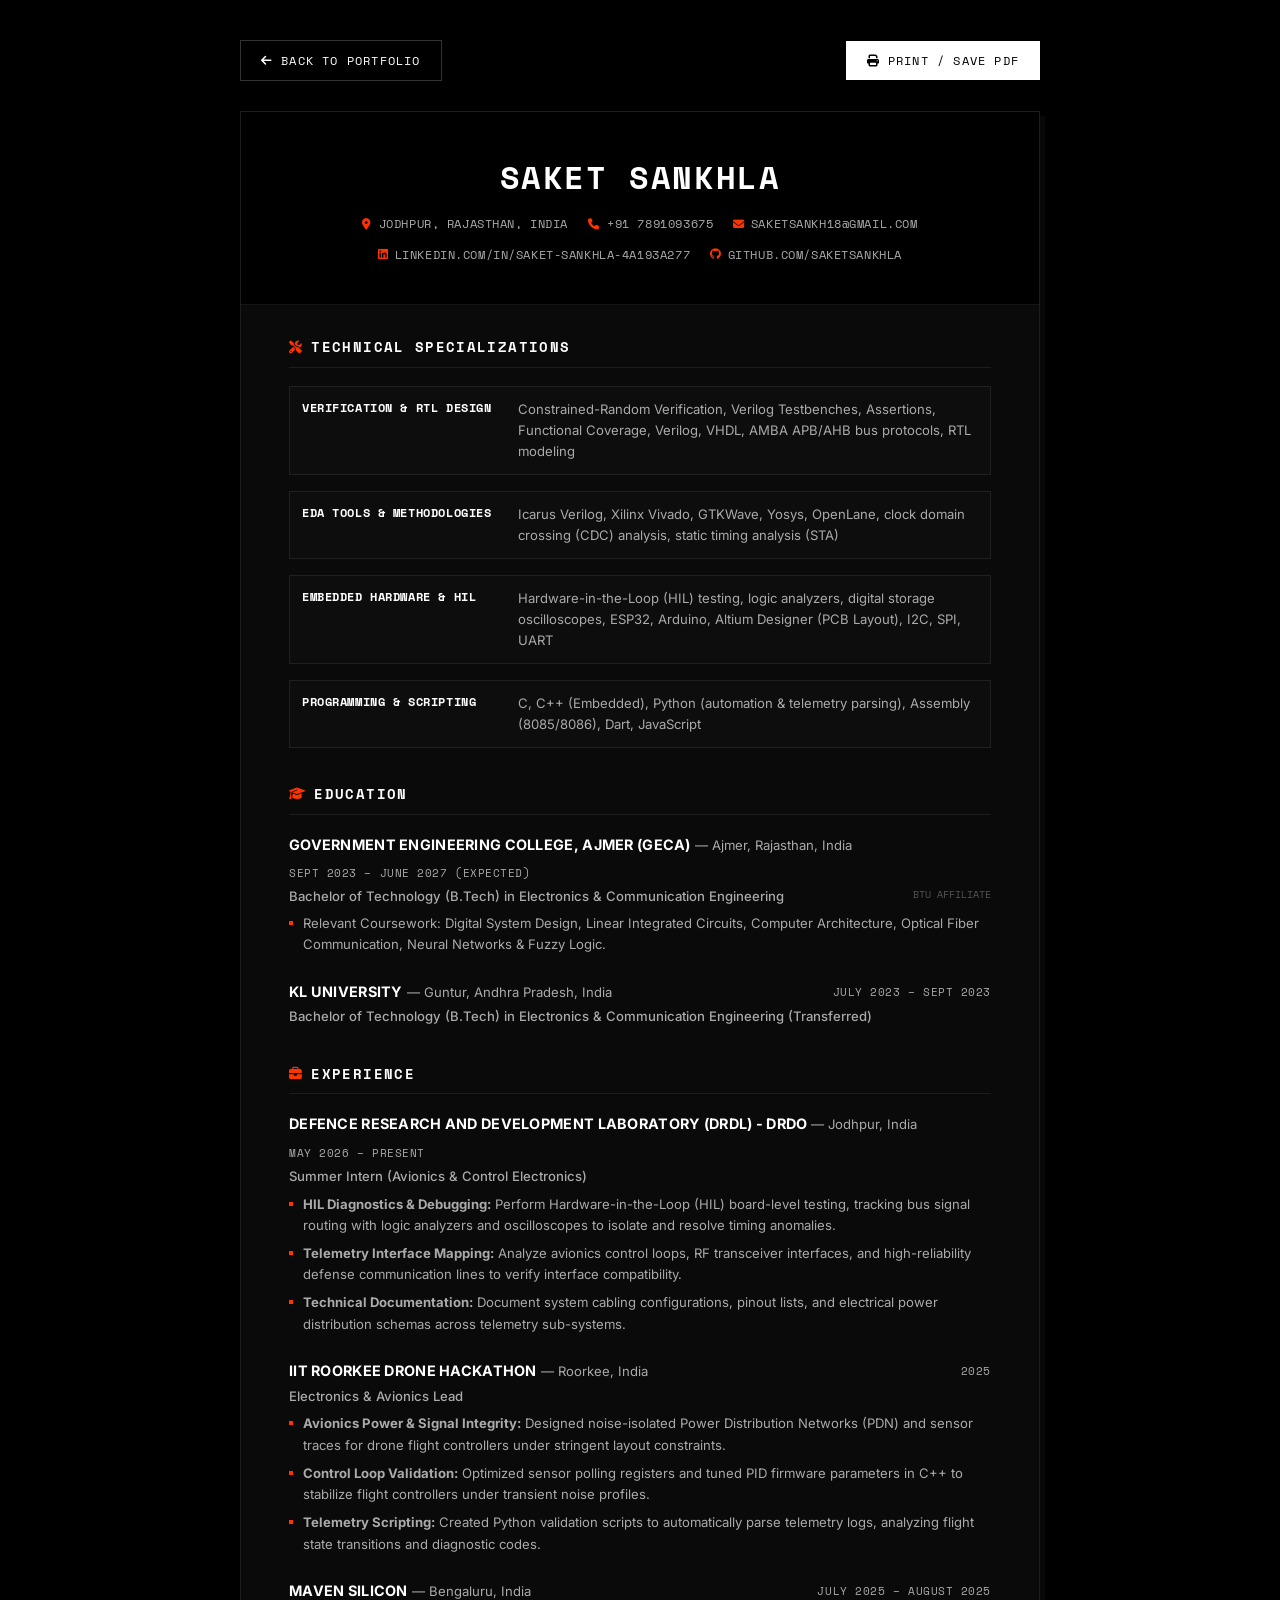
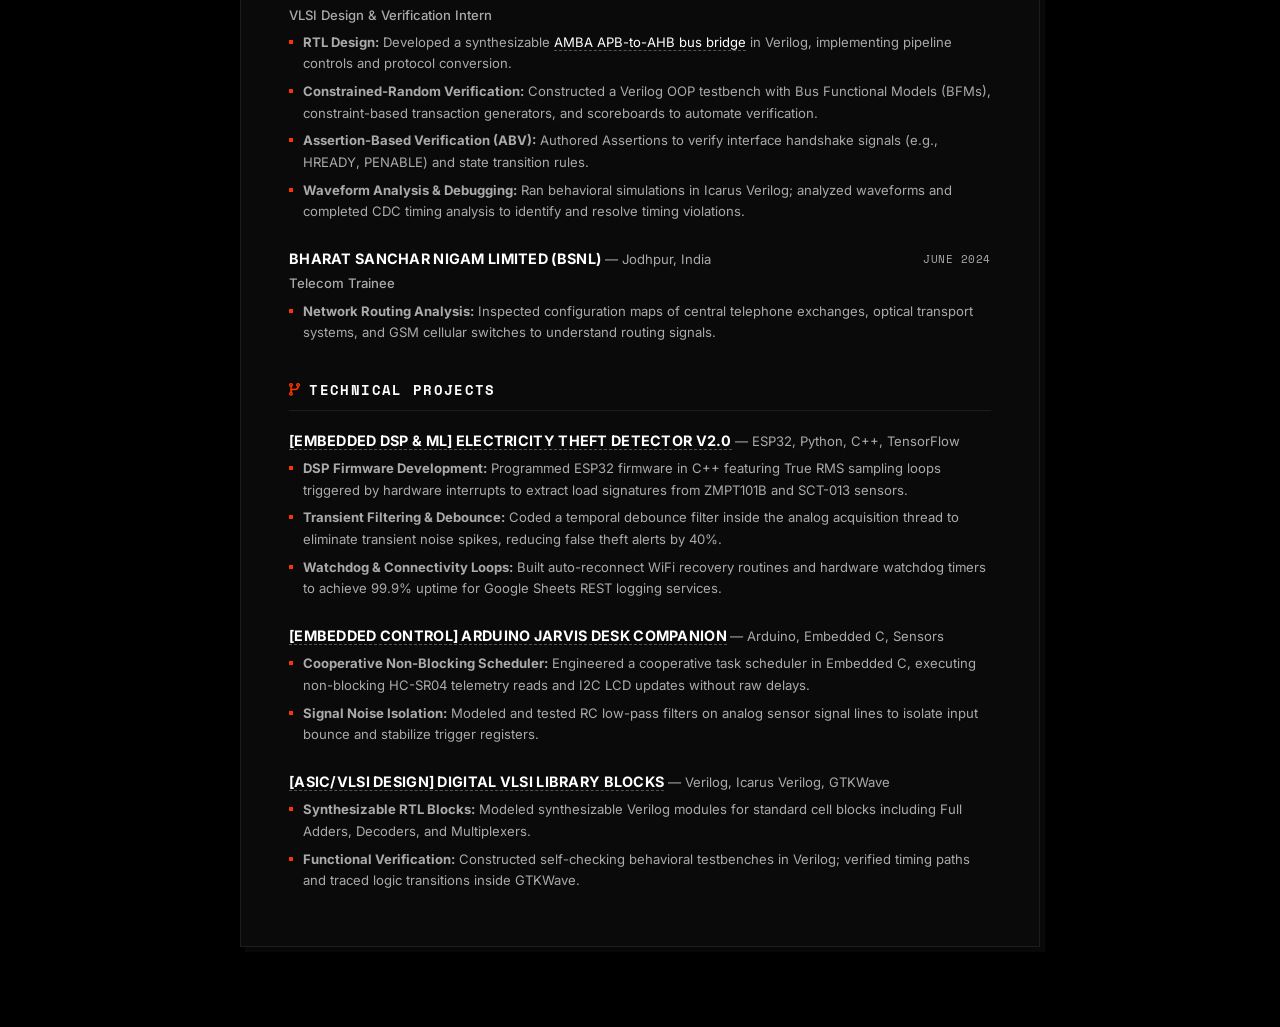
<file: resume.html>
<!DOCTYPE html>
<html lang="en">
<head>
  <meta charset="UTF-8">
  <meta name="viewport" content="width=device-width, initial-scale=1.0">
  <title>Saket Sankhla | Resume</title>
  <meta name="description" content="ATS-friendly technical resume of Saket Sankhla, Digital VLSI & Embedded Systems student.">
  <link rel="preconnect" href="https://fonts.googleapis.com">
  <link rel="preconnect" href="https://fonts.gstatic.com" crossorigin>
  <link href="https://fonts.googleapis.com/css2?family=Space+Mono:ital,wght@0,400;0,700;1,400&family=Inter:wght@300;400;500;600;700;800&family=Silkscreen:wght@400;700&display=swap" rel="stylesheet">
  <link rel="stylesheet" href="https://cdnjs.cloudflare.com/ajax/libs/font-awesome/6.4.2/css/all.min.css">
  
  <style>
    :root {
      --bg-base:        #000000;
      --bg-surface:     #0a0a0a;
      --border-subtle:  rgba(255, 255, 255, 0.08);
      --border-mid:     rgba(255, 255, 255, 0.15);
      --text-primary:   #ffffff;
      --text-secondary: #aaaaaa;
      --text-muted:     #555555;
      --accent:         #ffffff;
      --accent-red:     #ff3300;
      
      --font-sans:      'Inter', system-ui, sans-serif;
      --font-mono:      'Space Mono', monospace;
      --transition:     0.2s cubic-bezier(0.16, 1, 0.3, 1);
    }

    * {
      margin: 0;
      padding: 0;
      box-sizing: border-box;
      border-radius: 0 !important; /* Blocky corners */
    }

    body {
      background-color: var(--bg-base);
      color: var(--text-secondary);
      font-family: var(--font-sans);
      line-height: 1.6;
      font-size: 14px;
      padding: 40px 16px 80px 16px;
      overflow-x: hidden;
      -webkit-font-smoothing: antialiased;
    }

    /* Ambient Dot Grid */
    #dotGrid {
      position: fixed;
      inset: 0;
      background-image: radial-gradient(rgba(255, 255, 255, 0.04) 1.5px, transparent 1.5px);
      background-size: 48px 48px;
      pointer-events: none;
      z-index: 0;
    }

    /* Actions Bar */
    .actions-bar {
      max-width: 800px;
      margin: 0 auto 30px auto;
      display: flex;
      justify-content: space-between;
      align-items: center;
      gap: 15px;
      position: relative;
      z-index: 10;
    }

    .btn {
      font-family: var(--font-mono);
      font-size: 0.75rem;
      text-transform: uppercase;
      letter-spacing: 0.1em;
      text-decoration: none;
      padding: 10px 20px;
      transition: all var(--transition);
      cursor: pointer;
      display: inline-flex;
      align-items: center;
      gap: 8px;
    }

    .btn-back {
      background: transparent;
      color: var(--text-primary);
      border: 1px solid rgba(255, 255, 255, 0.2);
    }

    .btn-back:hover {
      background: var(--text-primary);
      color: var(--bg-base);
      border-color: var(--text-primary);
    }

    .btn-primary {
      background: var(--text-primary);
      color: var(--bg-base);
      border: 1px solid var(--text-primary);
    }

    .btn-primary:hover {
      background: transparent;
      color: var(--text-primary);
      border-color: var(--text-primary);
    }

    /* Resume Container */
    .resume-container {
      max-width: 800px;
      margin: 0 auto;
      background: var(--bg-surface);
      border: 1px solid var(--border-subtle);
      padding: 48px;
      box-shadow: 5px 5px 0px rgba(255, 255, 255, 0.03);
      position: relative;
      z-index: 2;
    }

    /* Header */
    header {
      background: #000000;
      margin: -48px -48px 32px -48px;
      padding: 40px 48px;
      border-bottom: 1px solid var(--border-subtle);
      text-align: center;
    }

    header h1 {
      font-family: var(--font-mono);
      font-size: 2rem;
      font-weight: 700;
      color: var(--text-primary);
      letter-spacing: 0.05em;
      margin-bottom: 12px;
      text-transform: uppercase;
    }

    .contact-info {
      display: flex;
      flex-wrap: wrap;
      justify-content: center;
      gap: 12px 20px;
      font-family: var(--font-mono);
      font-size: 0.72rem;
      color: var(--text-secondary);
      text-transform: uppercase;
      letter-spacing: 0.05em;
    }

    .contact-info a {
      color: var(--text-secondary);
      text-decoration: none;
      transition: color var(--transition);
      display: inline-flex;
      align-items: center;
      gap: 6px;
    }

    .contact-info a:hover {
      color: var(--text-primary);
    }

    .contact-info i {
      color: var(--accent-red);
      font-size: 0.7rem;
    }

    /* Sections */
    section {
      margin-bottom: 36px;
    }

    section:last-of-type {
      margin-bottom: 0;
    }

    .section-title {
      font-family: var(--font-mono);
      font-size: 0.85rem;
      font-weight: 700;
      text-transform: uppercase;
      letter-spacing: 0.1em;
      color: var(--text-primary);
      margin-bottom: 18px;
      border-bottom: 1px solid var(--border-subtle);
      padding-bottom: 8px;
      display: flex;
      align-items: center;
      gap: 8px;
    }

    .section-title i {
      color: var(--accent-red);
      font-size: 0.8rem;
    }

    /* Entry structure */
    .entry {
      margin-bottom: 24px;
    }

    .entry:last-child {
      margin-bottom: 0;
    }

    .entry-header {
      display: flex;
      justify-content: space-between;
      align-items: flex-start;
      margin-bottom: 6px;
      flex-wrap: wrap;
      gap: 5px 15px;
    }

    .entry-title {
      font-weight: 700;
      font-size: 0.9rem;
      color: var(--text-primary);
      text-transform: uppercase;
      letter-spacing: 0.02em;
    }

    .entry-subtitle {
      font-size: 0.82rem;
      color: var(--text-secondary);
    }

    .entry-date {
      font-family: var(--font-mono);
      font-size: 0.68rem;
      color: var(--text-secondary);
      letter-spacing: 0.05em;
      white-space: nowrap;
      text-transform: uppercase;
    }

    .entry-location {
      font-family: var(--font-mono);
      font-size: 0.65rem;
      color: var(--text-muted);
      white-space: nowrap;
      text-transform: uppercase;
    }

    .bullet-list {
      list-style-type: none;
      padding-left: 0;
    }

    .bullet-list li {
      position: relative;
      padding-left: 14px;
      font-size: 0.82rem;
      color: var(--text-secondary);
      margin-bottom: 6px;
      line-height: 1.65;
    }

    .bullet-list li::before {
      content: "";
      position: absolute;
      left: 0;
      top: 8px;
      width: 4px;
      height: 4px;
      background-color: var(--accent-red);
    }

    /* Links inside content */
    .project-link, .body-link {
      color: var(--text-primary);
      text-decoration: none;
      border-bottom: 1px dashed rgba(255, 255, 255, 0.3);
      transition: color var(--transition), border-color var(--transition);
    }

    .project-link:hover, .body-link:hover {
      border-bottom-style: solid;
      border-bottom-color: var(--text-primary);
    }

    /* Skills layout */
    .skills-grid {
      display: flex;
      flex-direction: column;
      gap: 16px;
    }

    .skills-category {
      display: grid;
      grid-template-columns: 200px 1fr;
      align-items: flex-start;
      gap: 16px;
      font-size: 0.82rem;
      padding: 12px;
      border: 1px solid var(--border-subtle);
      background: rgba(255, 255, 255, 0.01);
    }

    .skills-cat-name {
      font-family: var(--font-mono);
      font-weight: 700;
      color: var(--text-primary);
      text-transform: uppercase;
      letter-spacing: 0.05em;
      font-size: 0.72rem;
    }

    .skills-cat-vals {
      color: var(--text-secondary);
      line-height: 1.6;
    }

    /* ══════════════════════════════════════
       MOBILE LAYOUT OVERRIDES (Optimized)
       ══════════════════════════════════════ */
    @media (max-width: 768px) {
      body {
        padding: 24px 12px 60px 12px;
      }
      
      .resume-container {
        padding: 32px 20px;
      }

      header {
        margin: -32px -20px 24px -20px;
        padding: 32px 20px;
      }

      header h1 {
        font-size: 1.6rem;
      }

      .contact-info {
        flex-direction: column;
        align-items: center;
        gap: 6px;
      }

      .entry-header {
        flex-direction: column;
        gap: 2px;
      }

      .entry-date, .entry-location {
        margin-top: 2px;
      }

      .skills-category {
        grid-template-columns: 1fr;
        gap: 8px;
        padding: 12px;
      }
    }

    /* ══════════════════════════════════════
       PRINT STYLES (Produces standard PDF)
       ══════════════════════════════════════ */
    @media print {
      body {
        background: #ffffff !important;
        color: #000000 !important;
        padding: 0 !important;
        margin: 0.3in 0.3in 0.3in 0.3in !important;
        font-size: 9pt !important;
        line-height: 1.35 !important;
      }

      #dotGrid {
        display: none !important;
      }

      .actions-bar {
        display: none !important;
      }

      .resume-container {
        background: transparent !important;
        border: none !important;
        padding: 0 !important;
        box-shadow: none !important;
        max-width: 100% !important;
      }

      header {
        background: transparent !important;
        margin: 0 0 16px 0 !important;
        padding: 0 0 12px 0 !important;
        border-bottom: 2px solid #000000 !important;
        text-align: center !important;
      }

      header h1 {
        color: #000000 !important;
        font-size: 16pt !important;
        margin-bottom: 4px !important;
      }

      .contact-info {
        color: #000000 !important;
        font-size: 7.5pt !important;
        gap: 12px !important;
      }

      .contact-info a {
        color: #000000 !important;
      }

      .contact-info i {
        display: none !important;
      }

      section {
        margin-bottom: 16px !important;
      }

      .section-title {
        color: #000000 !important;
        font-size: 10pt !important;
        margin-bottom: 6px !important;
        border-bottom: 1px solid #000000 !important;
        padding-bottom: 2px !important;
      }

      .section-title i {
        display: none !important;
      }

      .entry {
        margin-bottom: 10px !important;
        page-break-inside: avoid;
      }

      .entry-header {
        flex-direction: row !important;
        justify-content: space-between !important;
        gap: 10px !important;
      }

      .entry-title {
        color: #000000 !important;
        font-size: 9pt !important;
      }

      .project-link, .body-link {
        color: #000000 !important;
        border-bottom: none !important;
        font-weight: bold !important;
      }

      .entry-subtitle {
        color: #222222 !important;
        font-size: 8pt !important;
      }

      .entry-date {
        color: #000000 !important;
        font-size: 7.5pt !important;
      }

      .entry-location {
        color: #333333 !important;
        font-size: 7.5pt !important;
      }

      .bullet-list li {
        color: #111111 !important;
        font-size: 8pt !important;
        margin-bottom: 2px !important;
        padding-left: 10px !important;
      }

      .bullet-list li::before {
        content: "•" !important;
        color: #000000 !important;
        font-size: 8pt !important;
        background: transparent !important;
        width: auto !important;
        height: auto !important;
        top: 0 !important;
      }

      .skills-grid {
        gap: 4px !important;
      }

      .skills-category {
        grid-template-columns: 140px 1fr !important;
        gap: 8px !important;
        font-size: 8pt !important;
        padding: 4px 0 !important;
        border: none !important;
        background: transparent !important;
      }

      .skills-cat-name {
        color: #000000 !important;
      }

      .skills-cat-vals {
        color: #111111 !important;
      }
    }
  </style>
</head>
<body>

  <!-- Ambient Dot Grid Overlay -->
  <div id="dotGrid"></div>

  <!-- ACTIONS BAR -->
  <div class="actions-bar">
    <a href="index.html" id="backBtn" class="btn btn-back">
      <i class="fa-solid fa-arrow-left"></i> Back to Portfolio
    </a>
    <button onclick="window.print()" class="btn btn-primary">
      <i class="fa-solid fa-print"></i> Print / Save PDF
    </button>
  </div>

  <!-- RESUME BODY -->
  <div class="resume-container">
    <header>
      <h1>Saket Sankhla</h1>
      <div class="contact-info">
        <span><i class="fa-solid fa-location-dot"></i> Jodhpur, Rajasthan, India</span>
        <span><i class="fa-solid fa-phone"></i> +91 7891093675</span>
        <a href="#" class="contact-email" data-user="saketsankh18" data-domain="gmail.com"><i class="fa-solid fa-envelope"></i> <span class="email-text">loading...</span></a>
        <a href="https://www.linkedin.com/in/saket-sankhla-4a193a277" target="_blank" rel="noopener"><i class="fa-brands fa-linkedin"></i> linkedin.com/in/saket-sankhla-4a193a277</a>
        <a href="https://github.com/SaketSankhla" target="_blank" rel="noopener"><i class="fa-brands fa-github"></i> github.com/SaketSankhla</a>
      </div>
    </header>

    <!-- TECHNICAL SPECIALIZATIONS -->
    <section>
      <div class="section-title">
        <i class="fa-solid fa-screwdriver-wrench"></i> Technical Specializations
      </div>
      
      <div class="skills-grid">
        <div class="skills-category">
          <div class="skills-cat-name">Verification &amp; RTL Design</div>
          <div class="skills-cat-vals">Constrained-Random Verification, Verilog Testbenches, Assertions, Functional Coverage, Verilog, VHDL, AMBA APB/AHB bus protocols, RTL modeling</div>
        </div>
        
        <div class="skills-category">
          <div class="skills-cat-name">EDA Tools &amp; Methodologies</div>
          <div class="skills-cat-vals">Icarus Verilog, Xilinx Vivado, GTKWave, Yosys, OpenLane, clock domain crossing (CDC) analysis, static timing analysis (STA)</div>
        </div>

        <div class="skills-category">
          <div class="skills-cat-name">Embedded Hardware &amp; HIL</div>
          <div class="skills-cat-vals">Hardware-in-the-Loop (HIL) testing, logic analyzers, digital storage oscilloscopes, ESP32, Arduino, Altium Designer (PCB Layout), I2C, SPI, UART</div>
        </div>

        <div class="skills-category">
          <div class="skills-cat-name">Programming &amp; Scripting</div>
          <div class="skills-cat-vals">C, C++ (Embedded), Python (automation &amp; telemetry parsing), Assembly (8085/8086), Dart, JavaScript</div>
        </div>
      </div>
    </section>

    <!-- EDUCATION -->
    <section>
      <div class="section-title">
        <i class="fa-solid fa-graduation-cap"></i> Education
      </div>
      
      <div class="entry">
        <div class="entry-header">
          <div>
            <span class="entry-title">Government Engineering College, Ajmer (GECA)</span>
            <span class="entry-subtitle">— Ajmer, Rajasthan, India</span>
          </div>
          <div style="text-align: right;">
            <span class="entry-date">Sept 2023 – June 2027 (Expected)</span>
          </div>
        </div>
        <div class="entry-header" style="margin-top: -4px; margin-bottom: 6px;">
          <span class="entry-subtitle" style="font-weight: 500;">Bachelor of Technology (B.Tech) in Electronics & Communication Engineering</span>
          <span class="entry-location">BTU Affiliate</span>
        </div>
        <ul class="bullet-list">
          <li>Relevant Coursework: Digital System Design, Linear Integrated Circuits, Computer Architecture, Optical Fiber Communication, Neural Networks & Fuzzy Logic.</li>
        </ul>
      </div>

      <div class="entry" style="margin-top: 15px;">
        <div class="entry-header">
          <div>
            <span class="entry-title">KL University</span>
            <span class="entry-subtitle">— Guntur, Andhra Pradesh, India</span>
          </div>
          <div style="text-align: right;">
            <span class="entry-date">July 2023 – Sept 2023</span>
          </div>
        </div>
        <div style="margin-top: -4px;">
          <span class="entry-subtitle" style="font-weight: 500;">Bachelor of Technology (B.Tech) in Electronics & Communication Engineering (Transferred)</span>
        </div>
      </div>
    </section>

    <!-- EXPERIENCE -->
    <section>
      <div class="section-title">
        <i class="fa-solid fa-briefcase"></i> Experience
      </div>

      <div class="entry">
        <div class="entry-header">
          <div>
            <span class="entry-title">Defence Research and Development Laboratory (DRDL) - DRDO</span>
            <span class="entry-subtitle">— Jodhpur, India</span>
          </div>
          <div style="text-align: right;">
            <span class="entry-date">May 2026 – Present</span>
          </div>
        </div>
        <div style="margin-top: -4px; margin-bottom: 6px;">
          <span class="entry-subtitle" style="font-weight: 500;">Summer Intern (Avionics & Control Electronics)</span>
        </div>
        <ul class="bullet-list">
          <li><strong>HIL Diagnostics & Debugging:</strong> Perform Hardware-in-the-Loop (HIL) board-level testing, tracking bus signal routing with logic analyzers and oscilloscopes to isolate and resolve timing anomalies.</li>
          <li><strong>Telemetry Interface Mapping:</strong> Analyze avionics control loops, RF transceiver interfaces, and high-reliability defense communication lines to verify interface compatibility.</li>
          <li><strong>Technical Documentation:</strong> Document system cabling configurations, pinout lists, and electrical power distribution schemas across telemetry sub-systems.</li>
        </ul>
      </div>

      <div class="entry">
        <div class="entry-header">
          <div>
            <span class="entry-title">IIT Roorkee Drone Hackathon</span>
            <span class="entry-subtitle">— Roorkee, India</span>
          </div>
          <div style="text-align: right;">
            <span class="entry-date">2025</span>
          </div>
        </div>
        <div style="margin-top: -4px; margin-bottom: 6px;">
          <span class="entry-subtitle" style="font-weight: 500;">Electronics & Avionics Lead</span>
        </div>
        <ul class="bullet-list">
          <li><strong>Avionics Power & Signal Integrity:</strong> Designed noise-isolated Power Distribution Networks (PDN) and sensor traces for drone flight controllers under stringent layout constraints.</li>
          <li><strong>Control Loop Validation:</strong> Optimized sensor polling registers and tuned PID firmware parameters in C++ to stabilize flight controllers under transient noise profiles.</li>
          <li><strong>Telemetry Scripting:</strong> Created Python validation scripts to automatically parse telemetry logs, analyzing flight state transitions and diagnostic codes.</li>
        </ul>
      </div>

      <div class="entry">
        <div class="entry-header">
          <div>
            <span class="entry-title">Maven Silicon</span>
            <span class="entry-subtitle">— Bengaluru, India</span>
          </div>
          <div style="text-align: right;">
            <span class="entry-date">July 2025 – August 2025</span>
          </div>
        </div>
        <div class="entry-header" style="margin-top: -4px; margin-bottom: 6px;">
          <span class="entry-subtitle" style="font-weight: 500;">VLSI Design &amp; Verification Intern</span>
        </div>
        <ul class="bullet-list">
          <li><strong>RTL Design:</strong> Developed a synthesizable <a href="https://github.com/SaketSankhla/APB-to-AHB-Bridge" target="_blank" class="body-link">AMBA APB-to-AHB bus bridge</a> in Verilog, implementing pipeline controls and protocol conversion.</li>
          <li><strong>Constrained-Random Verification:</strong> Constructed a Verilog OOP testbench with Bus Functional Models (BFMs), constraint-based transaction generators, and scoreboards to automate verification.</li>
          <li><strong>Assertion-Based Verification (ABV):</strong> Authored Assertions to verify interface handshake signals (e.g., HREADY, PENABLE) and state transition rules.</li>
          <li><strong>Waveform Analysis &amp; Debugging:</strong> Ran behavioral simulations in Icarus Verilog; analyzed waveforms and completed CDC timing analysis to identify and resolve timing violations.</li>
        </ul>
      </div>

      <div class="entry">
        <div class="entry-header">
          <div>
            <span class="entry-title">Bharat Sanchar Nigam Limited (BSNL)</span>
            <span class="entry-subtitle">— Jodhpur, India</span>
          </div>
          <div style="text-align: right;">
            <span class="entry-date">June 2024</span>
          </div>
        </div>
        <div style="margin-top: -4px; margin-bottom: 6px;">
          <span class="entry-subtitle" style="font-weight: 500;">Telecom Trainee</span>
        </div>
        <ul class="bullet-list">
          <li><strong>Network Routing Analysis:</strong> Inspected configuration maps of central telephone exchanges, optical transport systems, and GSM cellular switches to understand routing signals.</li>
        </ul>
      </div>
    </section>

    <!-- TECHNICAL PROJECTS -->
    <section>
      <div class="section-title">
        <i class="fa-solid fa-code-branch"></i> Technical Projects
      </div>

      <div class="entry">
        <div class="entry-header">
          <div>
            <span class="entry-title">
              <a href="https://github.com/SaketSankhla/smart_energy_meter" target="_blank" class="project-link">[Embedded DSP & ML] Electricity Theft Detector v2.0</a>
            </span>
            <span class="entry-subtitle">— ESP32, Python, C++, TensorFlow</span>
          </div>
        </div>
        <ul class="bullet-list">
          <li><strong>DSP Firmware Development:</strong> Programmed ESP32 firmware in C++ featuring True RMS sampling loops triggered by hardware interrupts to extract load signatures from ZMPT101B and SCT-013 sensors.</li>
          <li><strong>Transient Filtering & Debounce:</strong> Coded a temporal debounce filter inside the analog acquisition thread to eliminate transient noise spikes, reducing false theft alerts by 40%.</li>
          <li><strong>Watchdog & Connectivity Loops:</strong> Built auto-reconnect WiFi recovery routines and hardware watchdog timers to achieve 99.9% uptime for Google Sheets REST logging services.</li>
        </ul>
      </div>

      <div class="entry">
        <div class="entry-header">
          <div>
            <span class="entry-title">
              <a href="https://github.com/SaketSankhla/Arduino-JARVIS-Desk-Robot" target="_blank" class="project-link">[Embedded Control] Arduino JARVIS Desk Companion</a>
            </span>
            <span class="entry-subtitle">— Arduino, Embedded C, Sensors</span>
          </div>
        </div>
        <ul class="bullet-list">
          <li><strong>Cooperative Non-Blocking Scheduler:</strong> Engineered a cooperative task scheduler in Embedded C, executing non-blocking HC-SR04 telemetry reads and I2C LCD updates without raw delays.</li>
          <li><strong>Signal Noise Isolation:</strong> Modeled and tested RC low-pass filters on analog sensor signal lines to isolate input bounce and stabilize trigger registers.</li>
        </ul>
      </div>

      <div class="entry">
        <div class="entry-header">
          <div>
            <span class="entry-title">
              <a href="https://github.com/SaketSankhla/Digital-VLSI-Projects" target="_blank" class="project-link">[ASIC/VLSI Design] Digital VLSI Library Blocks</a>
            </span>
            <span class="entry-subtitle">— Verilog, Icarus Verilog, GTKWave</span>
          </div>
        </div>
        <ul class="bullet-list">
          <li><strong>Synthesizable RTL Blocks:</strong> Modeled synthesizable Verilog modules for standard cell blocks including Full Adders, Decoders, and Multiplexers.</li>
          <li><strong>Functional Verification:</strong> Constructed self-checking behavioral testbenches in Verilog; verified timing paths and traced logic transitions inside GTKWave.</li>
        </ul>
      </div>
    </section>
  </div>

  <script>
    document.addEventListener('DOMContentLoaded', () => {
      // Dynamic back button routing for mobile users
      if (/Mobi|Android|iPhone|iPad|iPod/i.test(navigator.userAgent) || window.innerWidth < 900) {
        const backBtn = document.getElementById('backBtn');
        if (backBtn) backBtn.setAttribute('href', './mobile/index.html');
      }

      document.querySelectorAll('.contact-email').forEach(el => {
        const user = el.getAttribute('data-user');
        const domain = el.getAttribute('data-domain');
        if (user && domain) {
          const email = `${user}@${domain}`;
          el.setAttribute('href', `mailto:${email}`);
          const text = el.querySelector('.email-text');
          if (text) text.textContent = email;
        }
      });
    });
  </script>
</body>
</html>
</file>
